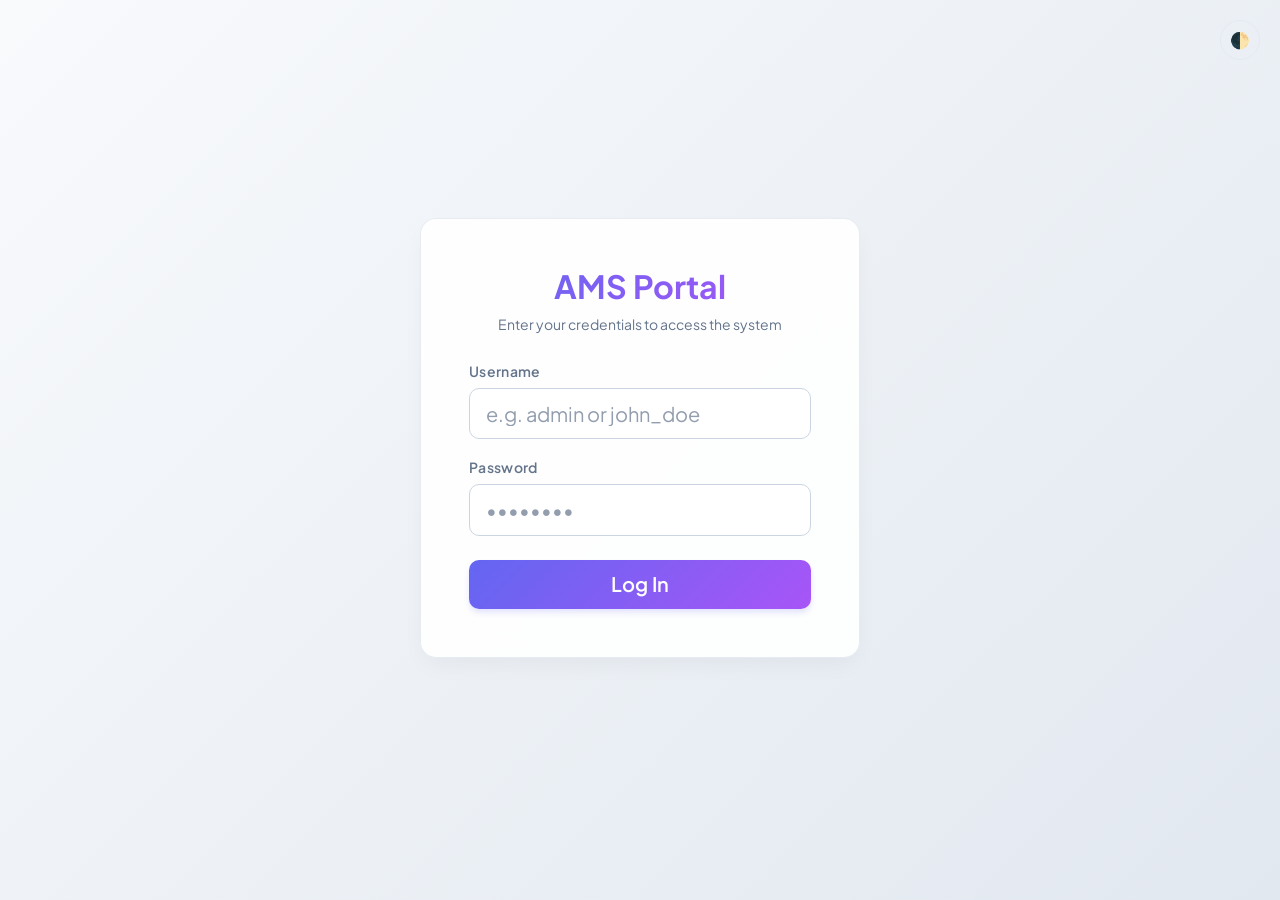
<file: src/main/resources/static/index.html>
<!DOCTYPE html>
<html lang="en">
<head>
    <meta charset="UTF-8">
    <meta name="viewport" content="width=device-width, initial-scale=1.0">
    <title>Academic Management System</title>
    <script>
        // Route Guard
        const token = localStorage.getItem("accessToken");
        const role = localStorage.getItem("userRole");

        if (!token || !role) {
            window.location.href = "login.html";
        } else {
            if (role === "ADMIN") {
                window.location.href = "admin.html";
            } else if (role === "FACULTY") {
                window.location.href = "faculty.html";
            } else if (role === "STUDENT") {
                window.location.href = "student.html";
            } else {
                localStorage.clear();
                window.location.href = "login.html";
            }
        }
    </script>
</head>
<body>
    <div style="display: flex; justify-content: center; align-items: center; height: 100vh; font-family: sans-serif;">
        <h3>Redirecting to Dashboard...</h3>
    </div>
</body>
</html>
</file>
<file: src/main/resources/static/css/styles.css>
@import url('https://fonts.googleapis.com/css2?family=Plus+Jakarta+Sans:wght@300;400;500;600;700;800&display=swap');

:root {
    /* Light Mode Variables */
    --primary-gradient: linear-gradient(135deg, #6366f1 0%, #a855f7 100%);
    --bg-gradient: linear-gradient(135deg, #f8fafc 0%, #e2e8f0 100%);
    --card-bg: rgba(255, 255, 255, 0.9);
    --card-shadow: 0 10px 25px -5px rgba(0, 0, 0, 0.05), 0 8px 10px -6px rgba(0, 0, 0, 0.01);
    --border-color: rgba(226, 232, 240, 0.8);
    --text-primary: #0f172a;
    --text-secondary: #64748b;
    --danger-color: #ef4444;
    --success-color: #10b981;
    --nav-bg: rgba(255, 255, 255, 0.8);
    --nav-text: #1e293b;
    --input-bg: #ffffff;
    --input-border: #cbd5e1;
    --input-text: #0f172a;
    --table-hover: rgba(241, 245, 249, 0.8);
}

[data-theme="dark"] {
    /* Dark Mode Variables */
    --primary-gradient: linear-gradient(135deg, #818cf8 0%, #c084fc 100%);
    --bg-gradient: linear-gradient(135deg, #0f172a 0%, #1e1b4b 100%);
    --card-bg: rgba(30, 41, 59, 0.7);
    --card-shadow: 0 10px 25px -5px rgba(0, 0, 0, 0.3), 0 8px 10px -6px rgba(0, 0, 0, 0.2);
    --border-color: rgba(51, 65, 85, 0.6);
    --text-primary: #f8fafc;
    --text-secondary: #94a3b8;
    --danger-color: #f87171;
    --success-color: #34d399;
    --nav-bg: rgba(15, 23, 42, 0.8);
    --nav-text: #f8fafc;
    --input-bg: rgba(15, 23, 42, 0.6);
    --input-border: #334155;
    --input-text: #f8fafc;
    --table-hover: rgba(30, 41, 59, 0.8);
}

body {
    font-family: 'Plus Jakarta Sans', sans-serif;
    background: var(--bg-gradient);
    color: var(--text-primary);
    min-height: 100vh;
    transition: background 0.3s ease, color 0.3s ease;
    background-attachment: fixed;
}

/* Glassmorphism Card (Global) */
.dashboard-card, .login-card {
    background: var(--card-bg);
    backdrop-filter: blur(16px);
    -webkit-backdrop-filter: blur(16px);
    border: 1px solid var(--border-color);
    border-radius: 16px;
    box-shadow: var(--card-shadow);
    transition: transform 0.3s cubic-bezier(0.4, 0, 0.2, 1), box-shadow 0.3s ease, background 0.3s ease;
    margin-bottom: 1.5rem;
}

.login-card {
    padding: 3rem;
    max-width: 440px;
    width: 100%;
}

.dashboard-card:hover {
    transform: translateY(-4px);
    box-shadow: 0 20px 25px -5px rgba(0, 0, 0, 0.1), 0 10px 10px -5px rgba(0, 0, 0, 0.04);
}

/* Navbar */
.navbar-custom {
    background: var(--nav-bg) !important;
    backdrop-filter: blur(20px);
    -webkit-backdrop-filter: blur(20px);
    border-bottom: 1px solid var(--border-color);
    transition: background 0.3s ease;
}

.navbar-custom .navbar-brand {
    font-weight: 800;
    letter-spacing: -0.5px;
}

.navbar-custom .nav-text {
    color: var(--nav-text);
}

/* Gradient Buttons */
.gradient-btn {
    background: var(--primary-gradient);
    border: none;
    color: white !important;
    font-weight: 600;
    border-radius: 10px;
    padding: 0.6rem 1.5rem;
    transition: all 0.3s cubic-bezier(0.4, 0, 0.2, 1);
    box-shadow: 0 4px 6px -1px rgba(99, 102, 241, 0.2);
}

.gradient-btn:hover {
    transform: translateY(-2px);
    box-shadow: 0 10px 15px -3px rgba(99, 102, 241, 0.4);
    filter: brightness(1.1);
}

/* Inputs */
.form-control, .form-select {
    background-color: var(--input-bg);
    border: 1px solid var(--input-border);
    color: var(--input-text);
    border-radius: 10px;
    padding: 0.6rem 1rem;
    transition: all 0.2s;
}

.form-control:focus, .form-select:focus {
    background-color: var(--input-bg);
    color: var(--input-text);
    border-color: #818cf8;
    box-shadow: 0 0 0 4px rgba(99, 102, 241, 0.15);
}

.form-control::placeholder {
    color: var(--text-secondary);
    opacity: 0.7;
}

/* Labels */
.form-label {
    color: var(--text-secondary);
    font-weight: 600;
    letter-spacing: 0.3px;
    margin-bottom: 0.4rem;
}

/* Segmented Control / Tabs */
.nav-pills {
    background: rgba(15, 23, 42, 0.05);
    padding: 0.4rem;
    border-radius: 12px;
    display: inline-flex;
    border: 1px solid var(--border-color);
}
[data-theme="dark"] .nav-pills {
    background: rgba(255, 255, 255, 0.05);
}

.nav-pills .nav-link {
    color: var(--text-secondary);
    font-weight: 600;
    border-radius: 8px;
    padding: 0.6rem 1.5rem;
    transition: all 0.3s cubic-bezier(0.4, 0, 0.2, 1);
}

.nav-pills .nav-link:hover {
    color: var(--text-primary);
}

.nav-pills .nav-link.active {
    background: var(--card-bg);
    color: var(--text-primary);
    box-shadow: 0 4px 6px -1px rgba(0,0,0,0.1);
}

/* Tables */
.table {
    color: var(--text-primary);
    --bs-table-bg: transparent;
    margin-bottom: 0;
}
.table-light th {
    background-color: rgba(15, 23, 42, 0.03);
    color: var(--text-secondary);
    font-weight: 700;
    text-transform: uppercase;
    font-size: 0.75rem;
    letter-spacing: 0.08em;
    border-bottom: 1px solid var(--border-color);
    border-top: none;
    padding: 1rem;
}
[data-theme="dark"] .table-light th {
    background-color: rgba(255, 255, 255, 0.03);
}
.table td {
    padding: 1rem;
    border-bottom: 1px solid var(--border-color);
    vertical-align: middle;
}
.table-hover tbody tr:hover {
    background-color: var(--table-hover);
}

/* Dashboard Header */
.dashboard-header {
    background: transparent;
    padding: 1rem 0 2rem 0;
    margin-bottom: 1rem;
}

.dashboard-header h1 {
    font-weight: 800;
    letter-spacing: -1px;
}

.dashboard-header p {
    color: var(--text-secondary) !important;
}

.card-header-custom {
    background: transparent;
    border-bottom: 1px solid var(--border-color);
    padding: 1.25rem 1.5rem;
    font-weight: 700;
    color: var(--text-primary);
    font-size: 1.1rem;
}

/* Badges */
.badge-warning-custom {
    background-color: rgba(239, 68, 68, 0.1);
    color: var(--danger-color);
    border: 1px solid rgba(239, 68, 68, 0.2);
    font-weight: 700;
    border-radius: 8px;
    padding: 0.5em 0.8em;
}

.badge-safe-custom {
    background-color: rgba(16, 185, 129, 0.1);
    color: var(--success-color);
    border: 1px solid rgba(16, 185, 129, 0.2);
    font-weight: 700;
    border-radius: 8px;
    padding: 0.5em 0.8em;
}

/* Animations */
@keyframes fadeInUp {
    from { opacity: 0; transform: translateY(15px); }
    to { opacity: 1; transform: translateY(0); }
}

.animate-fade-in {
    animation: fadeInUp 0.5s cubic-bezier(0.4, 0, 0.2, 1) forwards;
}

.tab-pane {
    animation: fadeInUp 0.4s cubic-bezier(0.4, 0, 0.2, 1);
}

/* Theme Toggle Button */
.theme-toggle {
    background: transparent;
    border: 1px solid var(--border-color);
    color: var(--nav-text);
    border-radius: 50%;
    width: 40px;
    height: 40px;
    display: inline-flex;
    align-items: center;
    justify-content: center;
    cursor: pointer;
    transition: all 0.2s;
}
.theme-toggle:hover {
    background: var(--input-bg);
    transform: scale(1.05);
}

/* Misc Utilities */
.text-secondary {
    color: var(--text-secondary) !important;
}
.text-dark {
    color: var(--text-primary) !important;
}
.bg-light {
    background-color: transparent !important;
}
.btn-outline-danger {
    color: var(--danger-color);
    border-color: var(--danger-color);
}
.btn-outline-danger:hover {
    background-color: var(--danger-color);
    border-color: var(--danger-color);
    color: white;
}
</file>
